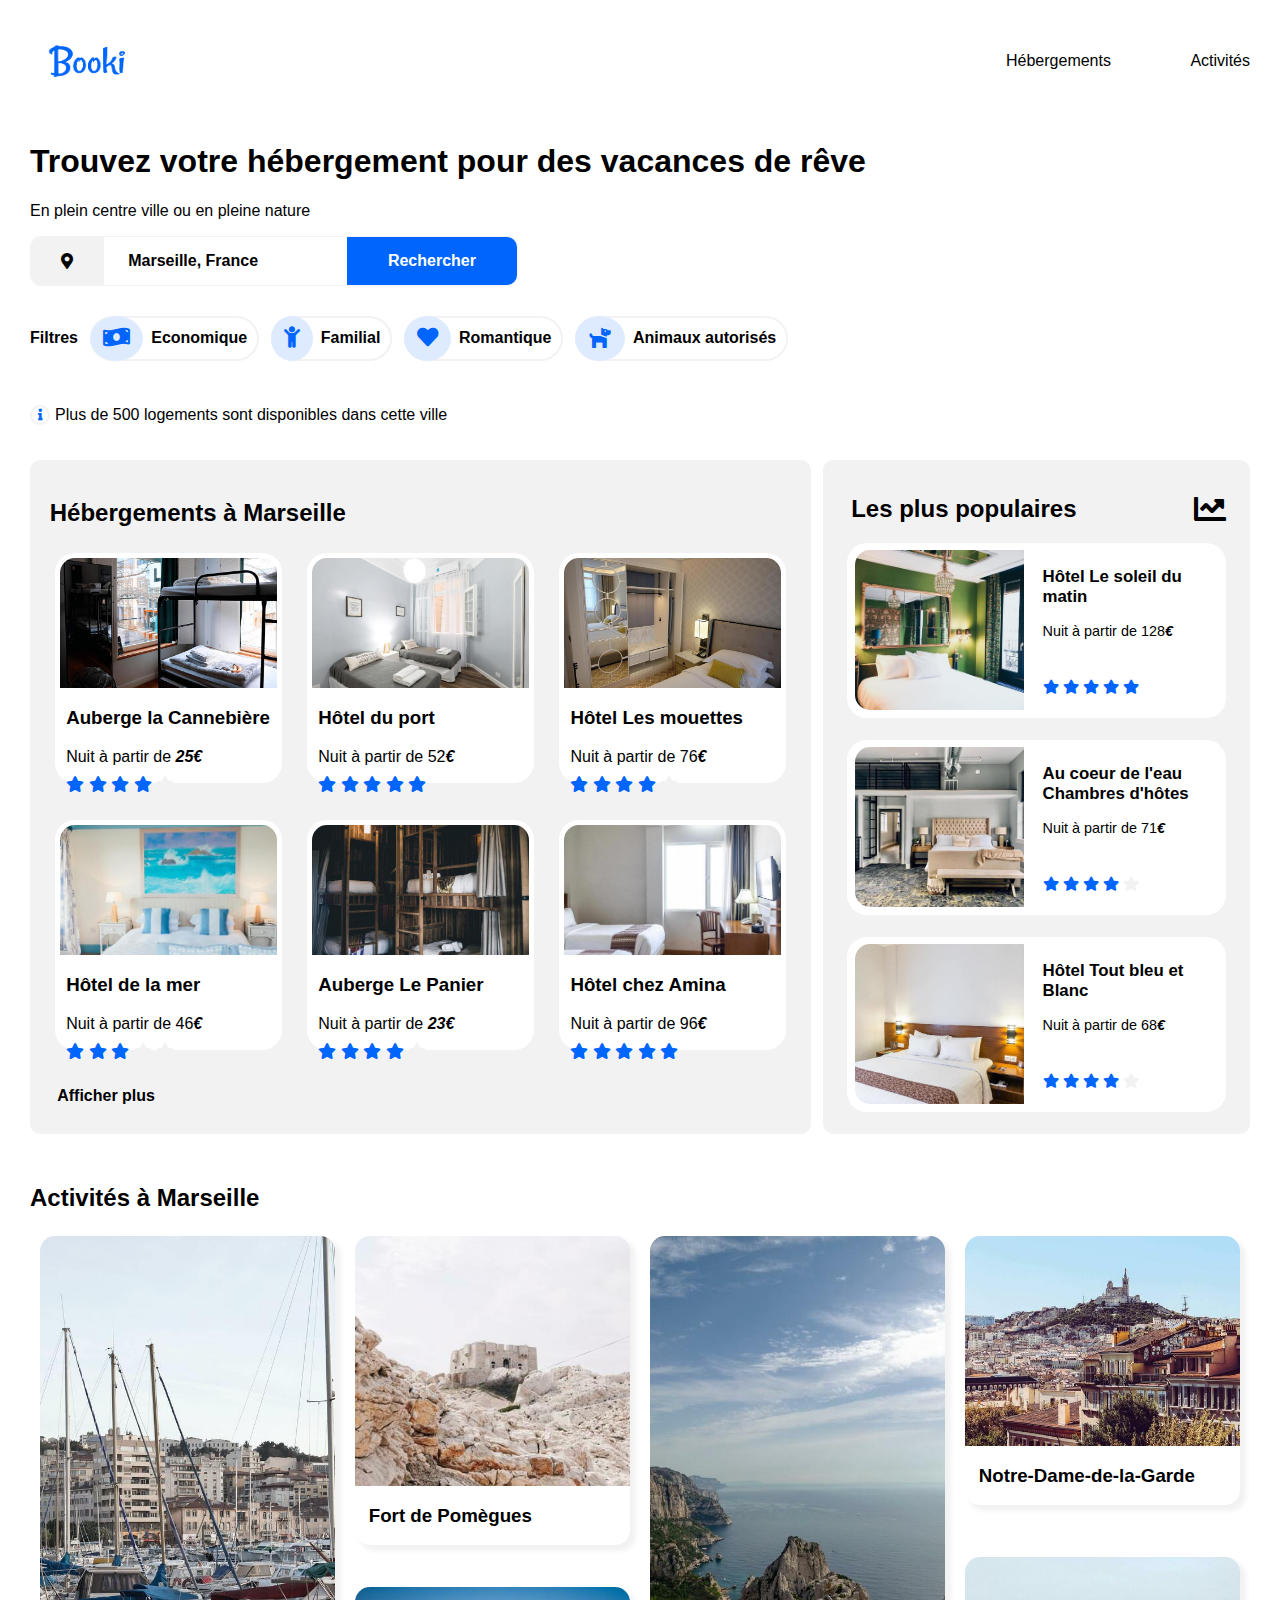
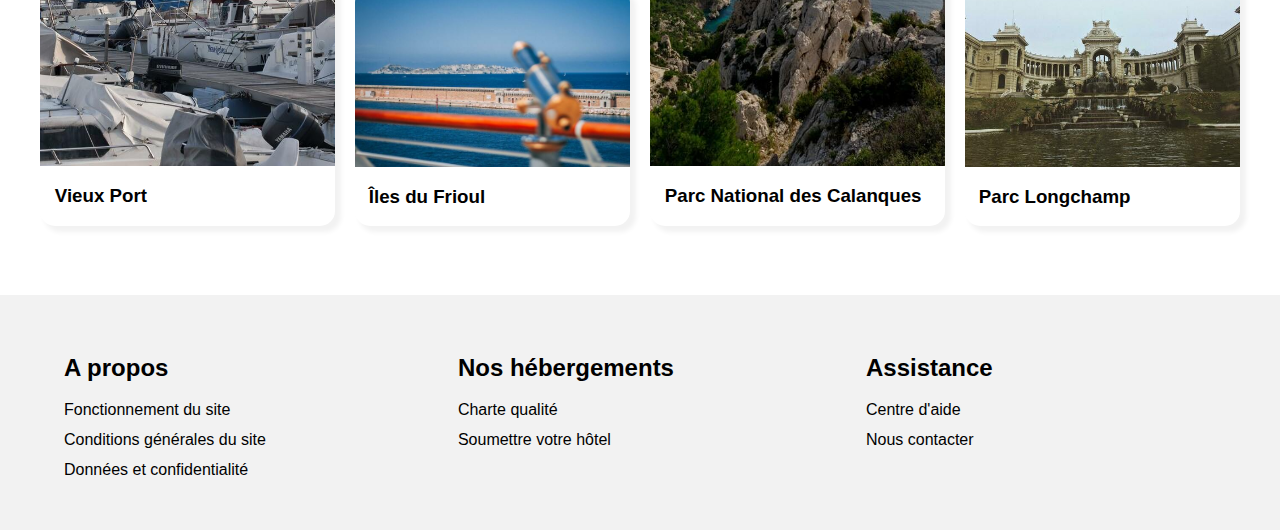
<file: index.html>
<!DOCTYPE html>
<html lang="fr">

    <head>
    	<meta charset="utf-8" />
        <meta name="viewport" content="width=device-width, initial-scale=1">
    	<link rel="stylesheet" href="css/styles.css" />
        <link rel="stylesheet" href="css/normalize.css" />
        <link rel="stylesheet" href="fontawesome/fontawesome/css/all.css"/>
    	<title>Booki</title>
    </head>

    <body>
    	<header>
            <div id="menu_header">
    		    <img id="logo" src="css/images/logo/Booki@3x.png" alt="Logo de Booki">
    		    <nav id="menu">
    			    <ul id="liens">
    				    <li>
                            <a class=lien href="#hebergements">Hébergements</a></li>
    				    <li>
                            <a class=lien href="#activites">Activités</a></li>
    			    </ul>
    		    </nav>
            </div>			
    	</header>

    	<section id="section_recherche">
    		<div>
    			<h1 id="titre">Trouvez votre hébergement pour des vacances de rêve</h1>
    		    <p>En plein centre ville ou en pleine nature</p>
    		</div>
    		<form id="recherche">
    			<i id="logo_recherche" class="fas fa-map-marker-alt"></i>
    			<input type="search" value="Marseille, France"/>
    			<div id="bouton_recherche">
                    <div class="texte">Rechercher</div>
                    <i class="fas fa-search"></i>
                </div>
    		</form>
    		<div id="filtres">
    			<div id="titre_filtres">Filtres</div>
                <div class="parties_filtres">
    			<div class="filtre">
                    <div class="icone_filtre">
    			        <i class="fas fa-money-bill-wave fa-lg"></i>
                    </div>
    			    <div class="nom_filtre">Economique</div>
    			</div>
    			<div class="filtre">
                    <div class="icone_filtre">
    				    <i class="fas fa-child fa-lg"></i>
                    </div>
    				<div class="nom_filtre">Familial</div>
    			</div>
    			<div class="filtre">
                    <div class="icone_filtre">
    				    <i class="fas fa-heart fa-lg"></i>
                    </div>
    				<div class="nom_filtre">Romantique</div>
    			</div>
    			<div class="filtre">
                    <div class="icone_filtre">
    				    <i class="fas fa-dog fa-lg"></i>
                    </div>
    				<div class="nom_filtre">Animaux autorisés</div>
    			</div>
                </div>
    		</div>
    		<div id="information">
    			<i id="icone_information" class="fas fa-info fa-xs"></i>
    			<p>Plus de 500 logements sont disponibles dans cette ville</p>
    		</div>
        </section>

        <section id="section_hebergements">
        	<div id="hebergements">
        		<h2 id="titre_hebergements">Hébergements à Marseille</h2>
                <div class="colonne_hebergements">
                    <div class="presentation_hebergement">
                        <a href="#" class="presentation_lien_hebergement">
        			        <div class="image_hebergement">
                                <img src="css/images/hebergements/4_small/marcus-loke-WQJvWU_HZFo-unsplash.jpg" alt="Image chambre de l'Auberge de la Cannebière"/>
                            </div>
                            <div class="information_hebergement">
        			            <h3>Auberge la Cannebière</h3>
        			            <p>Nuit à partir de <em class="gras">25€</em></p>
        			            <i class="fas fa-star etoile_bleu"></i>
                                <i class="fas fa-star etoile_bleu"></i>
                                <i class="fas fa-star etoile_bleu"></i>
                                <i class="fas fa-star etoile_bleu"></i>
                                <i class="fas fa-star etoile_grise"></i>
                            </div>
                        </a>
        		    </div>
        		    <div class="presentation_hebergement">
                        <a href="#" class="presentation_lien_hebergement">
                            <div class="image_hebergement">
                                <img src="css/images/hebergements/4_small/fred-kleber-gTbaxaVLvsg-unsplash.jpg" alt="Image chambre de l'Hôtel du port"/>
                            </div>
                            <div class="information_hebergement">
                                <h3>Hôtel du port</h3>
        			            <p>Nuit à partir de 52<em class="gras">€</em></p>
        			            <i class="fas fa-star etoile_bleu"></i>
                                <i class="fas fa-star etoile_bleu"></i>
                                <i class="fas fa-star etoile_bleu"></i>
                                <i class="fas fa-star etoile_bleu"></i>
                                <i class="fas fa-star etoile_bleu"></i>
                            </div>
                        </a>
        		    </div>
        		    <div class="presentation_hebergement">
                        <a href="#" class="presentation_lien_hebergement">
                            <div class="image_hebergement">
                                <img src="css/images/hebergements/4_small/reisetopia-B8WIgxA_PFU-unsplash.jpg" alt="Image chambre de l'Hôtel les mouettes"/>
                            </div>
                            <div class="information_hebergement">
        			            <h3>Hôtel Les mouettes</h3>
        			            <p>Nuit à partir de 76<em class="gras">€</em></p>
        			            <i class="fas fa-star etoile_bleu"></i>
                                <i class="fas fa-star etoile_bleu"></i>
                                <i class="fas fa-star etoile_bleu"></i>
                                <i class="fas fa-star etoile_bleu"></i>
                                <i class="fas fa-star etoile_grise"></i>
                            </div>
                        </a>
        		    </div>
                </div>
                <div class="colonne_hebergements">
        		    <div class="presentation_hebergement">
                        <a href="#" class="presentation_lien_hebergement">
                            <div class="image_hebergement">
                                <img src="css/images/hebergements/4_small/annie-spratt-Eg1qcIitAuA-unsplash.jpg" alt="Image chambre de l'Hôtel de la mer"/>
                            </div>
        			        <div class="information_hebergement">
        			            <h3>Hôtel de la mer</h3>
        			            <p>Nuit à partir de 46<em class="gras">€</em></p>
        			            <i class="fas fa-star etoile_bleu"></i>
                                <i class="fas fa-star etoile_bleu"></i>
                                <i class="fas fa-star etoile_bleu"></i>
                                <i class="fas fa-star etoile_grise"></i>
                                <i class="fas fa-star etoile_grise"></i>
                            </div>
                        </a>
        		    </div>
        		    <div class="presentation_hebergement">
                        <a href="#" class="presentation_lien_hebergement">
                            <div class="image_hebergement">
                                <img src="css/images/hebergements/4_small/nicate-lee-kT-ZyaiwBe0-unsplash.jpg" alt="Image chambre de l'Auberge le Panier"/>
                            </div>
                            <div class="information_hebergement">
        			            <h3>Auberge Le Panier</h3>
        			            <p>Nuit à partir de <em class="gras">23€</em></p>
        			            <i class="fas fa-star etoile_bleu"></i>
                                <i class="fas fa-star etoile_bleu"></i>
                                <i class="fas fa-star etoile_bleu"></i>
                                <i class="fas fa-star etoile_bleu"></i>
                                <i class="fas fa-star etoile_grise"></i>
                            </div>
                        </a>
        		    </div>
        		    <div class="presentation_hebergement">
                        <a href="#" class="presentation_lien_hebergement">
                            <div class="image_hebergement">
                                <img src="css/images/hebergements/4_small/febrian-zakaria-M6S1WvfW68A-unsplash.jpg" alt="Image chambre de l'Hôtel chez Amina"/>
                            </div>
                            <div class="information_hebergement">
        			            <h3>Hôtel chez Amina</h3>
        			            <p>Nuit à partir de 96<em class="gras">€</em></p>
        			            <i class="fas fa-star etoile_bleu"></i>
                                <i class="fas fa-star etoile_bleu"></i>
                                <i class="fas fa-star etoile_bleu"></i>
                                <i class="fas fa-star etoile_bleu"></i>
                                <i class="fas fa-star etoile_bleu"></i>
                            </div>
                        </a>
        		    </div>
                </div>
                <a href="#" id="afficher_plus">Afficher plus</a>
        	</div>
        	<div id="populaires">
                <div id="titre_populaire">
        		    <h2>Les plus populaires</h2>
        		    <i class="fas fa-chart-line fa-2x"></i>
                </div>
                <div id="hebergements_poplaires">
        		    <div class="presentation_hebergement_populaire">
                        <a href="#" class="presentation_lien_populaire">
                            <div class="image_populaire">
                                <img src="css/images/hebergements/4_small/emile-guillemot-Bj_rcSC5XfE-unsplash.jpg" alt="Image chambre de l'Hôtel Le soleil du matin"/>
                            </div>
                            <div class="information_hebergement_populaire">
        			            <h3>Hôtel Le soleil du matin</h3>
        			            <p>Nuit à partir de 128<em class="gras">€</em></p>
                                <div class="etoiles_populaire">
        			            <i class="fas fa-star etoile_bleu"></i>
                                <i class="fas fa-star etoile_bleu"></i>
                                <i class="fas fa-star etoile_bleu"></i>
                                <i class="fas fa-star etoile_bleu"></i>
                                <i class="fas fa-star etoile_bleu"></i>
                                </div>
                            </div>
                        </a>
        		    </div>
        		    <div class="presentation_hebergement_populaire">
                        <a href="#" class="presentation_lien_populaire">
                            <div class="image_populaire">
                                <img src="css/images/hebergements/4_small/aw-creative-VGs8z60yT2c-unsplash.jpg" alt="Image chambre Au coeur de l'eau chambres d'hôtes"/>
                            </div>
                            <div class="information_hebergement_populaire">
                                <h3>Au coeur de l'eau Chambres d'hôtes</h3>
                                <p>Nuit à partir de 71<em class="gras">€</em></p>
                                <div class="etoiles_populaire">
                                <i class="fas fa-star etoile_bleu"></i>
                                <i class="fas fa-star etoile_bleu"></i>
                                <i class="fas fa-star etoile_bleu"></i>
                                <i class="fas fa-star etoile_bleu"></i>
                                <i class="fas fa-star etoile_grise"></i>
                                </div>
                            </div>
                        </a>
                    </div>
                    <div class="presentation_hebergement_populaire">
                        <a href="#" class="presentation_lien_populaire">
                            <div class="image_populaire">
                                <img src="css/images/hebergements/4_small/febrian-zakaria-sjvU0THccQA-unsplash.jpg" alt="Hôtel Tout bleu et blanc"/>
                            </div>
                            <div class="information_hebergement_populaire">
                                <h3>Hôtel Tout bleu et Blanc</h3>
                                <p>Nuit à partir de 68<em class="gras">€</em></p>
                                <div class="etoiles_populaire">
                                <i class="fas fa-star etoile_bleu"></i>
                                <i class="fas fa-star etoile_bleu"></i>
                                <i class="fas fa-star etoile_bleu"></i>
                                <i class="fas fa-star etoile_bleu"></i>
                                <i class="fas fa-star etoile_grise"></i>
                                </div>
                            </div>
                        </a>
                    </div>
                </div>
            </div>
        </section>
        <section id="activites">
            <h2 id="titre_activite_1">Activités à Marseille</h2>
            <div id="presentation_activites_bloc_type_1">
                <div class="activite_portrait">
                    <a href="#" class="presentation_lien_activite">
                        <div class="image_activite_grande">
                            <img src="css/images/activites/3_medium/reno-laithienne-QUgJhdY5Fyk-unsplash.jpg" 
                            srcset="css/images/activites/4_small/reno-laithienne-QUgJhdY5Fyk-unsplash.jpg 468w,
                            css/images/activites/3_medium/reno-laithienne-QUgJhdY5Fyk-unsplash.jpg 936w"
                            alt="Image du Vieux Port"/>
                        </div>
                        <h3 class="titre_activite">Vieux Port</h3>
                    </a>
                </div>
                <div class="presentation_activites_bloc_type_2">
                    <div class="activite_paysage">
                        <a href="#" class="presentation_lien_activite">
                            <div class="image_activite_moyenne">
                                <img src="css/images/activites/4_small/paul-hermann-QFTrLdQIRhI-unsplash.jpg" alt="Image du Fort de Pomègues"/>
                            </div>
                            <h3 class="titre_activite">Fort de Pomègues</h3>
                        </a>
                    </div>
                    <div class="activite_paysage derniere_image_bloc_2">
                        <a href="#" class="presentation_lien_activite">
                            <div class="image_activite_petite">
                                <img src="css/images/activites/4_small/kevin-hikari-rV_Qd1l-VXg-unsplash.jpg" alt="Image des Iles du Frioul"/>
                            </div>
                            <h3 class="titre_activite">Îles du Frioul</h3>
                        </a>
                    </div>
                </div>
                <div class="activite_portrait">
                    <a href="#" class="presentation_lien_activite">
                        <div class="image_activite_grande">
                            <img src="css/images/activites/3_medium/kilyan-sockalingum-NR8-cBCN3aI-unsplash.jpg"
                            srcset="css/images/activites/4_small/kilyan-sockalingum-NR8-cBCN3aI-unsplash.jpg 402w,
                            css/images/activites/3_medium/kilyan-sockalingum-NR8-cBCN3aI-unsplash.jpg 803w" 
                            alt="Image du Parc National des Calanques"/>
                        </div>
                        <h3 class="titre_activite">Parc National des Calanques</h3>
                    </a>
                </div>
                <div class="presentation_activites_bloc_type_2">
                    <div class="activite_paysage">
                        <a href="#" class="presentation_lien_activite">
                            <div class="image_activite_moyenne_2">
                                <img src="css/images/activites/4_small/florian-wehde-xW9e8gdotxI-unsplash.jpg" alt="Image de Notre-Dame-de-la-Garde"/>
                            </div>
                            <h3 class="titre_activite">Notre-Dame-de-la-Garde</h3>
                        </a>
                    </div>
                    <div class="activite_paysage derniere_image_bloc_2">
                        <a href="#" class="presentation_lien_activite">
                            <div class="image_activite_moyenne_2">
                                <img src="css/images/activites/4_small/lena-paulin-wH2-EJoDcV0-unsplash.jpg" alt="Image du Parc Longchamp"/>
                            </div>
                            <h3 class="titre_activite">Parc Longchamp</h3>
                        </a>
                    </div>
                </div>
            </div>
        </section>
        <footer>
            <div id="parties_footer">
            <div id="footer_part_1">
                <h2>A propos</h2>
                <a href="#" class="lien_footer">Fonctionnement du site</a>
                <a href="#" class="lien_footer">Conditions générales du site</a>
                <a href="#" class="lien_footer">Données et confidentialité</a>
            </div>
            <div id="footer_part_2">
                <h2>Nos hébergements</h2>
                <a href="#" class="lien_footer">Charte qualité</a>
                <a href="#" class="lien_footer">Soumettre votre hôtel</a>
            </div>
            <div id="footer_part_3">
                <h2>Assistance</h2>
                <a href="#" class="lien_footer">Centre d'aide</a>
                <a href="#" class="lien_footer">Nous contacter</a>
            </div>
            </div>
        </footer>
    </body>
</html>
</file>
<file: css/styles.css>
/* GENERAL */
* {
  -webkit-box-sizing: border-box;
     -moz-box-sizing: border-box;
          box-sizing: border-box;
}
body
{
    font-family: Raleway, Arial, sans-serif;
}
header, section
{
    padding-left: 30px;
    padding-right: 30px;
}

/* HEADER */

#menu_header
{
    display: flex;
    justify-content: space-between;
    align-items: center;
}
#logo
{
    width: 120px;
    height: 50px;
}
#menu
{
    width: 20%;  
}
#liens
{
    display: flex;
    justify-content: space-between;
    align-items: center;
    list-style: none;
    height: 90px;
    padding: 0;
}
.lien
{
    color: black;
    text-decoration: none;
}
.lien:hover
{
    color: #0065FC;
    border-top: #0065FC solid 2px;
    padding-top: 38px;
}

/* SECTION RECHERCHE */

h1
{
    font-weight: bold;
}
#recherche
{
    display: flex;
    width: 40%;
    height: 50px;
    border-radius: 10px;
    border: 0.5px solid #f2f2f2;
}
#logo_recherche
{
    background-color: #f2f2f2;
    display: flex;
    justify-content: center;
    align-items:  center;
    width: 15%;
    border-radius: 10px 0 0 10px;
}
input
{
    color: black;
    font-weight: bold;
    padding-left: 5%;
    border: none;
    width: 50%;
}
#bouton_recherche
{
    display: flex;
    justify-content: center;
    align-items: center;
    width: 35%;
    color: white;
    cursor: pointer;
    border-radius: 0 10px 10px 0;
    background-color: #0065fc;
    font-weight: bold;
}
#bouton_recherche i
{
    display: none;
}
#bouton_recherche .texte
{
    display: inline-block;
}
#bouton_recherche:hover                                 
{
    color: #0065fc;
    background-color: #f2f2f2;
}
#filtres
{
    display: flex;
    align-items: center;
    margin-top: 30px;
    margin-bottom: 20px;
}
.parties_filtres
{
    display: flex;
    flex-wrap: wrap;
    width: 100%;
}
#titre_filtres
{
    margin-right: 1%;
    font-weight: bold;
    margin-bottom: 10px;
}
.filtre
{
    display: flex;
    align-items: center;
    border: 2px solid #f2f2f2;
    border-radius: 50px;
    cursor: pointer;
    font-weight: bold;
    margin-bottom: 9px;
    margin-right: 1%;
}
.filtre:hover > .nom_filtre
{
    color: #0065fc;
}
.filtre:hover > .icone_filtre
{
    color: white;
    border-color: #0065fc;
}
.icone_filtre
{
    border: 1px solid #deebff;
    margin: -2px;
    padding: 12px;
    border-radius: 100%;
    color: #0065fc;
    background-color: #deebff;
}
.nom_filtre
{
    margin: 10px;
}
#information
{
    display: flex;
    align-items: center;
    margin: 15px 0 20px 0;
}
#icone_information
{
    display: flex;
    justify-content: center;
    align-items: center;
    width: 20px;
    height: 20px;
    border: 2px solid #f2f2f2;
    color: #0065fc;
    border-radius: 25px;
    margin-right: 5px;
}

/* SECTION HEBERGEMENTS */

#section_hebergements
{
    display: flex;
}
#hebergements
{
    display: flex;
    flex-direction: column;
    justify-content: space-around;  
    flex: 2;
    border-radius: 10px;
    padding-left: 1%;
    padding-right: 1%;
    background-color: #f2f2f2; 
}
#titre_hebergements
{
    margin-left: 1%;
    margin-bottom: -10px;
}
.colonne_hebergements
{
    display: flex;
}
.presentation_hebergement
{
    width: 30%;
    height: 230px;
    background-color: white;
    border-radius: 20px;
    display: block;
    margin: 0px auto; 
}
.presentation_hebergement:hover
{
    cursor: pointer;
    transform: scale(1.1);
}
.image_hebergement
{
    height: 130px;
    position: relative;
    overflow: hidden;
    margin: 5px 5px 0px 5px;
    border-radius: 15px 15px 0 0;
}
.image_hebergement img
{
    width: 100%;
    object-fit: cover;
    height: 100%;
}
.information_hebergement
{
    margin-left: 5%;
    font: menu;
} 
.information_hebergement h3
{
    font-weight: bold;
}
.information_hebergement p
{
    margin-bottom: 10px;  
}
.etoile_bleu
{
    color: #0065fc;
}
.etoile_grise
{
    color: #f2f2f2;
}
#afficher_plus
{
    font-weight: bold;
    color: black;
    text-decoration: none;
    margin-left: 15px;
    margin-bottom: 10px;
}
#afficher_plus:hover
{
   color: #0065FC;   
}
.gras
{
    font-weight: bold;
}
.presentation_lien_hebergement
{
    text-decoration: none;
    color: black;
}

/* SECTION POPULAIRES */

#populaires
{
    flex: 1;
    margin-left: 1%;
    border-radius: 10px;
    padding-left: 2%;
    padding-right: 2%;
    background-color: #f2f2f2;
}
#titre_populaire
{
    display: flex;
    justify-content: space-between;
    align-items: center;
    font-weight: bold;
    margin-left: 1%;
    margin-top: 15px;
}
#hebergements_populaires
{
    display: flex;
    flex-direction: column;
    justify-content: space-around;
}
.presentation_hebergement_populaire
{
    background-color: white;
    margin-bottom: 22px;
    padding: 2% 0 2% 2%;
    border-radius: 20px;
    display: flex;   
    height: 175px; 
}
.presentation_hebergement_populaire:hover
{
    cursor: pointer;
    transform: scale(1.05);
}
.image_populaire
{
    height: 100%;
    width: 60%;
    position: relative;
    overflow: hidden;
    border-radius: 15px 0 0 15px;    
}
.image_populaire img
{
    width: 100%;
    object-fit: cover;
    height: 100%;
}
.information_hebergement_populaire
{
    width: 70%;
    padding-left: 5%;
    font-size: 90%;
}
.information_hebergement_populaire p
{
    margin-bottom: 40px;
}
.etoiles_populaire
{
    margin-top: 20px;
}
.presentation_lien_populaire
{
    text-decoration: none;
    color: black;
    display: flex;
    width: 100%;
}

/* SECTION ACTIVITES */

#activites
{
    margin-top: 50px;
}
#activites img
{
    width: 100%;
    object-fit: cover;
    height: 100%;
}
#presentation_activites_bloc_type_1
{    
    display: flex;
    align-items: center;
}
.presentation_activites_bloc_type_2
{
    width: 50%;
    height: 600px;
    display: flex;
    flex-direction: column;
    justify-content: space-between;
}
.activite_portrait
{
    width: 50%;
    border-radius: 15px;
    box-shadow: 5px 5px 5px 1px #f2f2f2;
    display: flex;
    flex-direction: column;
    align-items: center;
    margin: 5px 10px 5px 10px;
    height: 590px;    
}
.activite_portrait:hover
{
    cursor: pointer;
    transform: scale(1.03);
}
.activite_paysage
{
    border-radius: 15px;
    box-shadow: 5px 5px 5px 1px #f2f2f2;
    display: flex;
    flex-direction: column;
    align-items: center;
    margin: 5px 10px 5px 10px;
}
.activite_paysage:hover
{
    cursor: pointer;
    transform: scale(1.03);
}
.image_activite_grande
{
    height: 530px;
    overflow: hidden;
    border-radius: 15px 15px 0 0;    
}
.image_activite_moyenne
{
    width: 100%;
    height: 250px;
    overflow: hidden;
    border-radius: 15px 15px 0 0;
}
.image_activite_petite
{
    width: 100%;
    height: 180px;
    overflow: hidden;
    border-radius: 15px 15px 0 0;
}
.image_activite_moyenne_2
{
    width: 100%;
    height: 210px;
    overflow: hidden;
    border-radius: 15px 15px 0 0;
}
.titre_activite
{
    padding-left: 5%;
    width: 95%;
}
.presentation_lien_activite
{
    text-decoration: none;
    color: black;
    width: 100%;
}

/* SECTION FOOTER */

footer
{
    margin-top: 5%;
    background-color: #f2f2f2;
    padding-top: 3%;
    padding-bottom: 3%;
}
#parties_footer
{
    display: flex;
}
#footer_part_1
{
    margin-left: 5%;
    display: flex;
    flex-direction: column;
}
#footer_part_2
{
    margin-left: 15%;
    display: flex;
    flex-direction: column;
}
#footer_part_3
{
    margin-left: 15%;
    display: flex;
    flex-direction: column;
}
.lien_footer
{
    height: 30px;
    color: black;
    text-decoration: none;
}

/* RESPONSIVE TABLETTE*/

@media screen and (min-width: 768px) and (max-width:  991px)
{

/* HEADER */

#menu
{
    width: 30%;
}

/* SECTION RECHERCHE */

#recherche
{
    width: 50%;
}

/* SECTION HEBERGEMENTS */

.information_hebergement h3
{
    font-size: 90%;
}

/* SECTION POPULAIRES */

.presentation_hebergement_populaire
{
    height: 150px;
}
.information_hebergement_populaire
{
    font: menu;
    font-size: 70%;
}
.information_hebergement_populaire p
{
    margin-bottom: 0;
}

/* SECTION FOOTER */

footer
{
    align-items: center;
}
#footer_part_2, #footer_part_3
{
    margin-left: 5%;
}

}

/* RESPONSIVE MOBILE*/

@media screen and (max-width: 767px)
{

/* HEADER */

header
{
    padding: 0;
}

#menu_header
{
    flex-direction: column;
}
#menu
{
    width: 100%;
}
#liens
{
    justify-content: space-around;
}
.lien
{
    padding-left: 55px;
    padding-right: 55px;
    border-bottom: #f2f2f2 solid 3px;
    padding-bottom: 15px;
}
.lien:hover
{
    border-bottom: #0065FC solid 3px;
    border-top: none;
}

/* SECTION RECHERCHE */

#titre
{
    font-size: 1.5em;
}
#recherche
{
    width: 100%;   
}
#bouton_recherche i
{
    display: inline-block;
}
#bouton_recherche .texte
{
    display: none;
}
#bouton_recherche
{
    width: 15%;
    border-radius: 10px
}
input
{
    width: 70%;
}
#filtres
{
    display: block;
}

/* SECTION HEBERGEMENTS */

#section_hebergements
{
    flex-direction: column-reverse;
}
#titre_hebergements
{
    margin-bottom: 10px;
}
#hebergements
{
    background-color: white;
    margin-top: 5px;
    margin-bottom: 5px;
}
.colonne_hebergements
{
    display: block;
}
.presentation_hebergement
{
    width: 90%;
    box-shadow: 5px 5px 5px 5px #f2f2f2;
    margin-bottom: 15px;
    margin-top: 15px;
    padding: 1%;
}
#afficher_plus
{
    margin-top: 10px;
}

/* SECTION POPULAIRES */

.presentation_hebergement_populaire
{
    margin-left: 1%;
    margin-right: 1%;
    height: 180px;
}
.image_populaire
{
    height: auto;
}

/* SECTION ACTIVITES */

#titre_activite_1
{
    margin-left: 5%;
}

#presentation_activites_bloc_type_1
{
    flex-wrap: wrap;
    justify-content: center;
}
.presentation_activites_bloc_type_2
{
    height: auto;
    width: 90%;
}
.activite_paysage
{
    height: 230px;
}
.activite_portrait
{
    height: 230px;
    width: 85%;
    margin: 17px 15px 17px 15px;
}
.image_activite_grande, .image_activite_moyenne, .image_activite_petite, .image_activite_moyenne_2
{
    height: 70%;
    width: 100%;
}
.derniere_image_bloc_2
{
    margin-top: 15px;
}
.presentation_lien_activite
{
    height: 100%;
}

/* SECTION FOOTER */

footer
{
    margin: 10% 10% 0 10%
}
#parties_footer
{
    display: flex;
    align-items: center;
    flex-direction: column;
}
#footer_part_1, #footer_part_2, #footer_part_3
{
    width: 70%;
    margin: 0;
}

}
</file>
